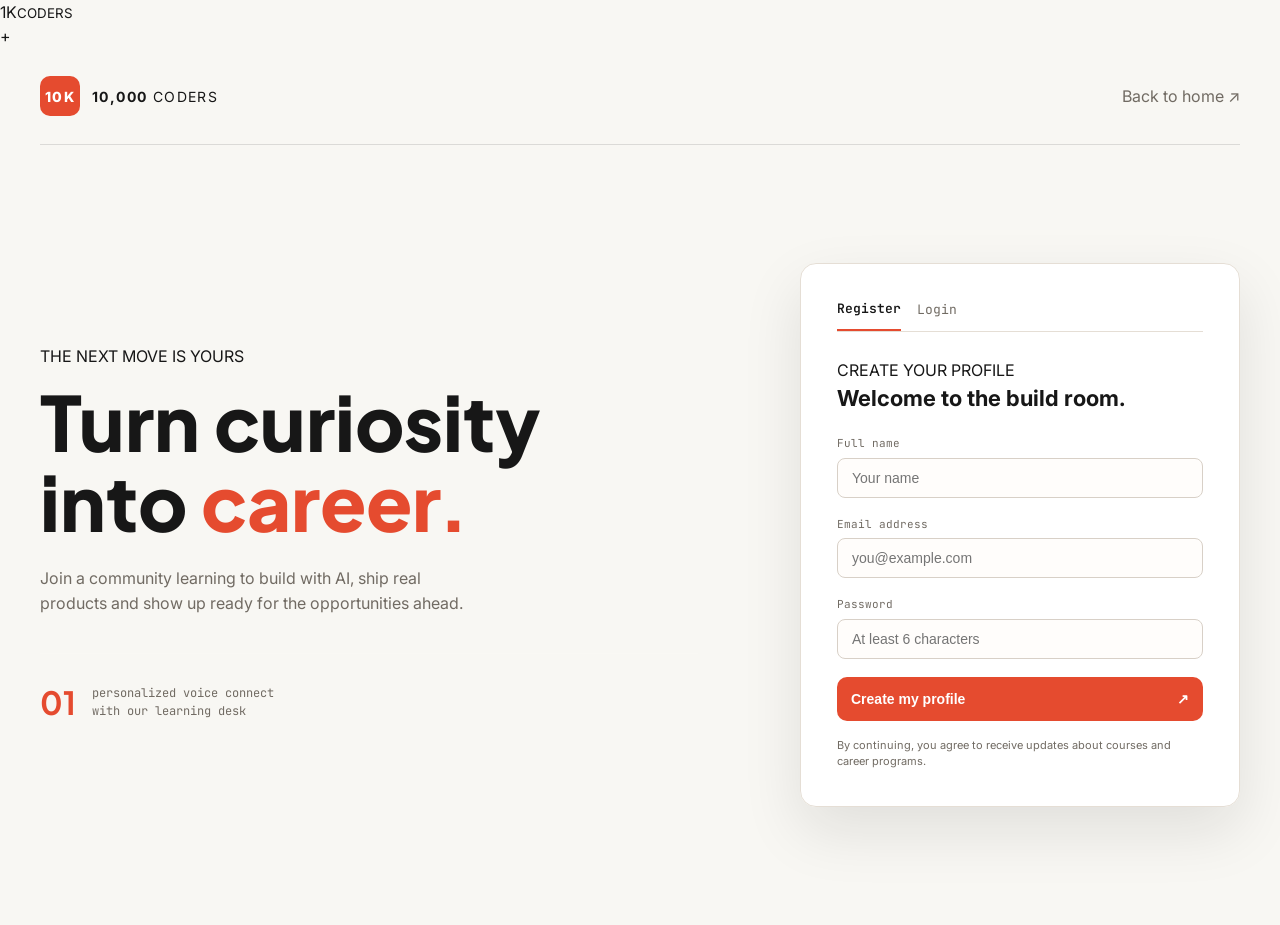
<file: templates/auth.html>
<!doctype html>
<html lang="en">
<head>
  <meta charset="utf-8"><meta name="viewport" content="width=device-width, initial-scale=1">
  <title>10,000 Coders | Join the community</title>
  <link rel="stylesheet" href="/static/style.css?v=5.2">
</head>
<body class="auth-page">
  <div class="auth-orb orb-main"><span>1K</span><small>CODERS</small></div><div class="auth-orb orb-small">+</div>
  <main class="auth-shell">
    <nav class="auth-nav"><a class="brand" href="/"><span class="brand-mark">10K</span><span><strong>10,000</strong> CODERS</span></a><a class="back-link" href="/">Back to home ↗</a></nav>
    <section class="auth-layout">
      <div class="auth-story"><p class="eyebrow">THE NEXT MOVE IS YOURS</p><h1>Turn curiosity<br>into <em>career.</em></h1><p>Join a community learning to build with AI, ship real products and show up ready for the opportunities ahead.</p><div class="auth-stat"><strong>01</strong><span>personalized voice connect<br>with our learning desk</span></div></div>
      <form class="auth-card" method="post" action="/auth"><div class="auth-tabs"><button type="button" class="auth-tab active" data-mode="register">Register</button><button type="button" class="auth-tab" data-mode="login">Login</button></div><input type="hidden" name="mode" id="mode" value="register"><p class="eyebrow" id="authEyebrow">CREATE YOUR PROFILE</p><h2 id="authTitle">Welcome to the build room.</h2><label class="auth-field" id="nameField"><span>Full name</span><input name="name" placeholder="Your name" required></label><label class="auth-field"><span>Email address</span><input name="email" type="email" placeholder="you@example.com" required></label><label class="auth-field" id="passwordField"><span>Password</span><input name="password" type="password" placeholder="At least 6 characters" minlength="6" required></label><button class="auth-submit" type="submit"><span id="submitLabel">Create my profile</span> <b>↗</b></button><small class="auth-note">By continuing, you agree to receive updates about courses and career programs.</small></form>
    </section>
  </main>
  <script>
    const tabs = document.querySelectorAll('.auth-tab'); const mode = document.querySelector('#mode'); const title = document.querySelector('#authTitle'); const eyebrow = document.querySelector('#authEyebrow'); const submit = document.querySelector('#submitLabel'); const nameField = document.querySelector('#nameField');
    tabs.forEach(tab => tab.addEventListener('click', () => { const login = tab.dataset.mode === 'login'; tabs.forEach(item => item.classList.toggle('active', item === tab)); mode.value = login ? 'login' : 'register'; eyebrow.textContent = login ? 'WELCOME BACK' : 'CREATE YOUR PROFILE'; title.textContent = login ? 'Good to see you again.' : 'Welcome to the build room.'; submit.textContent = login ? 'Enter dashboard' : 'Create my profile'; nameField.hidden = login; nameField.querySelector('input').required = !login; }));
  </script>
</body>
</html>
</file>
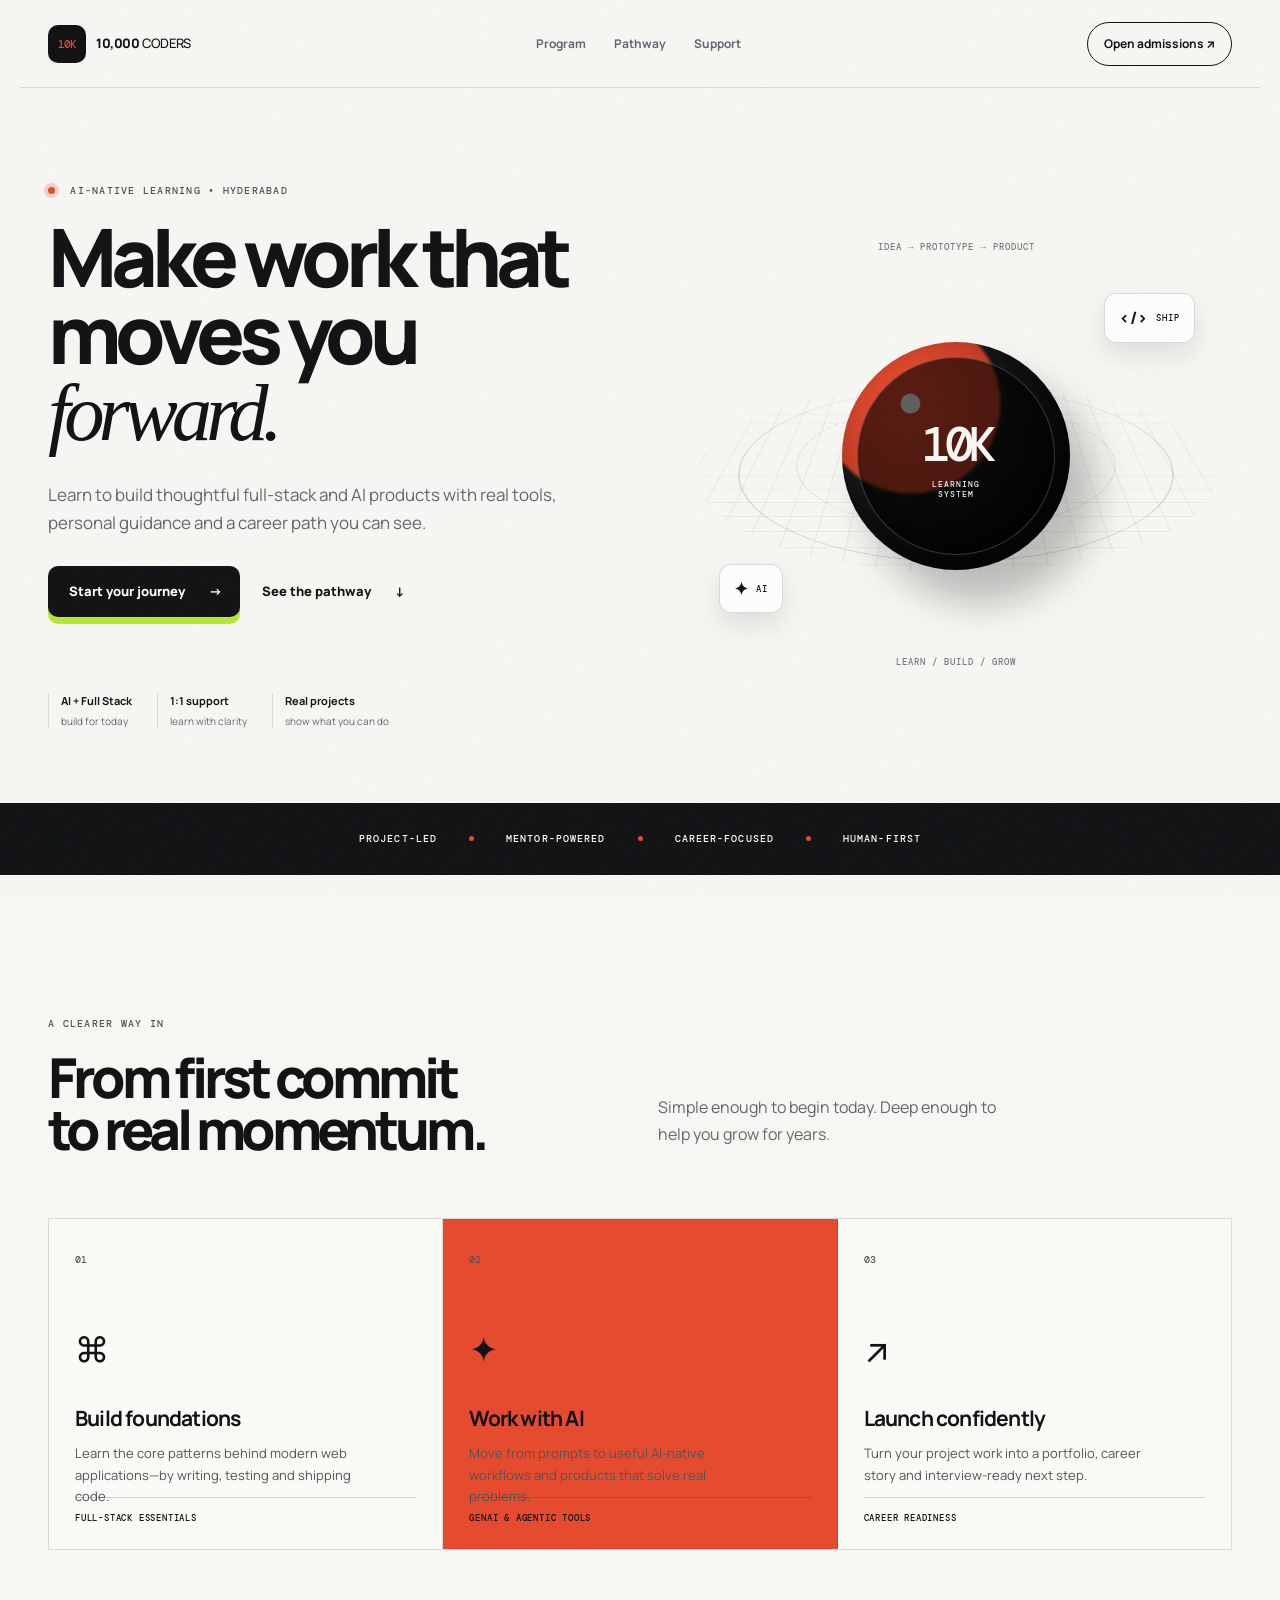
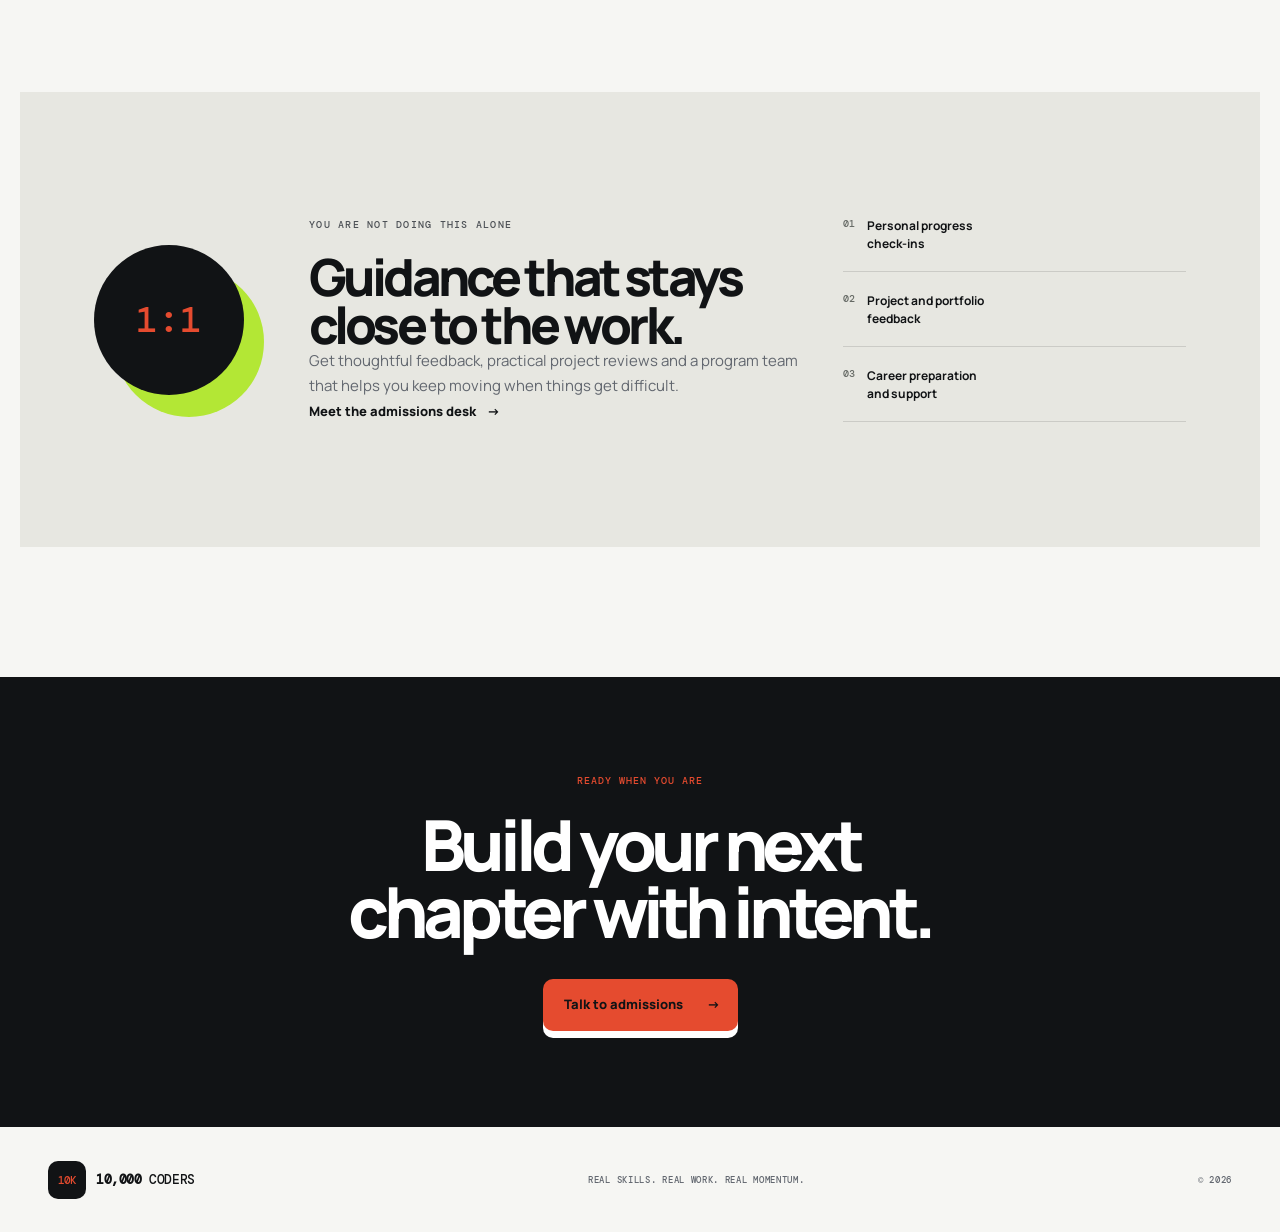
<file: templates/welcome.html>
<!doctype html>
<html lang="en">
<head>
  <meta charset="utf-8"><meta name="viewport" content="width=device-width, initial-scale=1">
  <meta name="description" content="10,000 Coders — AI-native full stack learning and career support.">
  <title>10,000 Coders | Build what is next</title>
  <link rel="preconnect" href="https://fonts.googleapis.com"><link rel="preconnect" href="https://fonts.gstatic.com" crossorigin>
  <link href="https://fonts.googleapis.com/css2?family=DM+Mono:wght@400;500&family=Manrope:wght@400;500;600;700;800&display=swap" rel="stylesheet">
  <link rel="stylesheet" href="/static/style.css?v=5.2"><link rel="stylesheet" href="/static/site.css?v=5.1">
</head>
<body class="site-page">
  <div class="site-grain" aria-hidden="true"></div>
  <nav class="site-nav" aria-label="Main navigation"><a class="site-brand" href="/" aria-label="10,000 Coders home"><span class="site-brand-mark">10K</span><span>10,000 <b>CODERS</b></span></a><div class="site-nav-links"><a href="#program">Program</a><a href="#pathway">Pathway</a><a href="#support">Support</a></div><a class="site-nav-cta" href="/auth">Open admissions <span>↗</span></a></nav>
  <main>
    <section class="site-hero" id="program"><div class="site-hero-copy reveal-up"><p class="site-kicker"><i></i> AI-NATIVE LEARNING • HYDERABAD</p><h1>Make work that<br>moves you <em>forward.</em></h1><p class="site-intro">Learn to build thoughtful full-stack and AI products with real tools, personal guidance and a career path you can see.</p><div class="site-actions"><a class="site-button site-button-primary" href="/auth">Start your journey <span>→</span></a><a class="site-button site-button-text" href="#pathway">See the pathway <span>↓</span></a></div><div class="site-metrics"><div><strong>AI + Full Stack</strong><span>build for today</span></div><div><strong>1:1 support</strong><span>learn with clarity</span></div><div><strong>Real projects</strong><span>show what you can do</span></div></div></div><div class="site-hero-art reveal-up" aria-label="Animated 10K learning system illustration"><div class="hero-halo halo-one"></div><div class="hero-halo halo-two"></div><div class="hero-grid"></div><div class="hero-sphere"><div class="hero-sphere-face"><span>10K</span><small>LEARNING<br>SYSTEM</small></div></div><div class="hero-float float-code"><b>&lt;/&gt;</b><span>SHIP</span></div><div class="hero-float float-ai"><b>✦</b><span>AI</span></div><div class="hero-orbit-copy orbit-top">IDEA → PROTOTYPE → PRODUCT</div><div class="hero-orbit-copy orbit-bottom">LEARN / BUILD / GROW</div></div></section>
    <section class="site-strip"><span>PROJECT-LED</span><i></i><span>MENTOR-POWERED</span><i></i><span>CAREER-FOCUSED</span><i></i><span>HUMAN-FIRST</span></section>
    <section class="site-section site-path" id="pathway"><div class="site-section-heading reveal-up"><p class="site-kicker">A CLEARER WAY IN</p><h2>From first commit<br>to real momentum.</h2><p>Simple enough to begin today. Deep enough to help you grow for years.</p></div><div class="site-path-cards"><article class="site-path-card reveal-up"><span class="path-number">01</span><div class="path-icon">⌘</div><h3>Build foundations</h3><p>Learn the core patterns behind modern web applications—by writing, testing and shipping code.</p><span class="path-line"></span><small>FULL-STACK ESSENTIALS</small></article><article class="site-path-card featured reveal-up"><span class="path-number">02</span><div class="path-icon">✦</div><h3>Work with AI</h3><p>Move from prompts to useful AI-native workflows and products that solve real problems.</p><span class="path-line"></span><small>GENAI &amp; AGENTIC TOOLS</small></article><article class="site-path-card reveal-up"><span class="path-number">03</span><div class="path-icon">↗</div><h3>Launch confidently</h3><p>Turn your project work into a portfolio, career story and interview-ready next step.</p><span class="path-line"></span><small>CAREER READINESS</small></article></div></section>
    <section class="site-support" id="support"><div class="support-orb" aria-hidden="true"><span>1:1</span></div><div class="reveal-up"><p class="site-kicker">YOU ARE NOT DOING THIS ALONE</p><h2>Guidance that stays<br>close to the work.</h2><p>Get thoughtful feedback, practical project reviews and a program team that helps you keep moving when things get difficult.</p><a class="site-inline-link" href="/auth">Meet the admissions desk <span>→</span></a></div><div class="support-notes reveal-up"><div><b>01</b><span>Personal progress<br>check-ins</span></div><div><b>02</b><span>Project and portfolio<br>feedback</span></div><div><b>03</b><span>Career preparation<br>and support</span></div></div></section>
    <section class="site-cta reveal-up"><p>READY WHEN YOU ARE</p><h2>Build your next<br>chapter with intent.</h2><a class="site-button site-button-primary light" href="/auth">Talk to admissions <span>→</span></a></section>
  </main>
  <footer class="site-footer"><a class="site-brand" href="/"><span class="site-brand-mark">10K</span><span>10,000 <b>CODERS</b></span></a><span>REAL SKILLS. REAL WORK. REAL MOMENTUM.</span><span>© 2026</span></footer>
  <script src="/static/landing.js?v=5.0"></script>
</body></html>
</file>
<file: static/style.css>
/* ==========================================================================
   10,000 CODERS | ENTERPRISE AI VOICE CALLING & DEMO BOOKING PLATFORM
   Dark Obsidian / Cyber Slate Theme with Glassmorphic Cockpit & Telemetry
   ========================================================================== */

@import url('https://fonts.googleapis.com/css2?family=Inter:wght@300;400;500;600;700;800&family=JetBrains+Mono:wght@400;500;600&family=Plus+Jakarta+Sans:wght@500;600;700;800&family=DM+Mono:wght@400;500&family=Space+Grotesk:wght@400;500;600;700&display=swap');

:root {
  /* Core Obsidian Palette */
  --bg-dark: #070a12;
  --bg-surface: #0e1424;
  --bg-surface-elevated: #151d33;
  --bg-glass: rgba(15, 23, 42, 0.72);
  --bg-glass-hover: rgba(26, 38, 68, 0.85);

  /* Primary & Accent Glows */
  --teal: #e54b2f;
  --teal-glow: #ff6b4a;
  --cyan-bright: #f4b942;
  --coral: #f43f5e;
  --coral-glow: #fb7185;
  --amber: #f59e0b;
  --emerald: #10b981;
  --purple: #8b5cf6;

  /* Text Contrast Hierarchy */
  --text-pure: #ffffff;
  --text-high: #f1f5f9;
  --text-med: #94a3b8;
  --text-dim: #64748b;

  /* Glass Borders & Lines */
  --border-subtle: rgba(255, 255, 255, 0.07);
  --border-glass: rgba(255, 255, 255, 0.12);
  --border-glow: rgba(229, 75, 47, 0.35);
  --border-active: rgba(244, 185, 66, 0.6);

  /* Elevation Shadows */
  --shadow-sm: 0 4px 12px rgba(0, 0, 0, 0.3);
  --shadow-md: 0 10px 30px -5px rgba(0, 0, 0, 0.5);
  --shadow-lg: 0 20px 45px -10px rgba(0, 0, 0, 0.7), 0 0 25px -5px rgba(229, 75, 47, 0.12);
  --glow-teal: 0 0 20px rgba(229, 75, 47, 0.25);
  --glow-cyan: 0 0 25px rgba(244, 185, 66, 0.3);

  /* Welcome/Auth Legacy Compatibility Variables */
  --ink: #11201f;
  --paper: #f3f0e8;
  --yellow: #f4b942;
  --muted: #74807b;
  --line: rgba(17, 32, 31, 0.15);
}

/* Base Reset & Typography */
* {
  box-sizing: border-box;
  margin: 0;
  padding: 0;
}

html {
  scroll-behavior: smooth;
  color-scheme: dark;
}

body {
  min-height: 100vh;
  background-color: var(--bg-dark);
  color: var(--text-high);
  font-family: 'Inter', -apple-system, BlinkMacSystemFont, sans-serif;
  -webkit-font-smoothing: antialiased;
  -moz-osx-font-smoothing: grayscale;
  line-height: 1.5;
  overflow-x: hidden;
}

/* Ambient Background Glow Mesh */
.mesh-bg {
  position: fixed;
  inset: 0;
  overflow: hidden;
  pointer-events: none;
  z-index: 0;
}

.mesh-bg::after {
  content: '';
  position: absolute;
  inset: 0;
  background-image: radial-gradient(rgba(255, 255, 255, 0.05) 1px, transparent 1px);
  background-size: 24px 24px;
  opacity: 0.5;
}

.glow-orb {
  position: absolute;
  border-radius: 50%;
  filter: blur(80px);
  opacity: 0.18;
  pointer-events: none;
}

.orb-1 {
  width: 550px;
  height: 550px;
  background: radial-gradient(circle, #e54b2f 0%, #f4b942 100%);
  top: -100px;
  left: 10%;
  animation: floatOrb 18s ease-in-out infinite alternate;
}

.orb-2 {
  width: 450px;
  height: 450px;
  background: radial-gradient(circle, #8b5cf6 0%, #3b82f6 100%);
  bottom: 5%;
  right: 5%;
  animation: floatOrb 22s ease-in-out infinite alternate-reverse;
}

.orb-3 {
  width: 400px;
  height: 400px;
  background: radial-gradient(circle, #f43f5e 0%, #f59e0b 100%);
  top: 40%;
  left: 45%;
  opacity: 0.09;
}

/* 10,000 Coders inspired light operations theme */
html {
  color-scheme: light;
}

body.dashboard-page {
  background: #f8f7f3;
  color: #171717;
}

.mesh-bg {
  background: linear-gradient(135deg, #fffdf8 0%, #f8f7f3 58%, #fff1e8 100%);
}

.mesh-bg::after {
  background-image: radial-gradient(rgba(23, 23, 23, 0.09) 1px, transparent 1px);
}

.glow-orb {
  filter: blur(100px);
  opacity: 0.12;
}

.app-sidebar {
  background: rgba(255, 255, 255, 0.94);
  border-right-color: #e5ded5;
  box-shadow: 8px 0 30px rgba(23, 23, 23, 0.06);
}

.brand-badge,
.sidebar-nav .nav-item,
.officer-info strong {
  color: #171717;
}

.nav-label,
.section-eyebrow,
.kpi-title,
.intel-label {
  color: #716b63;
}

.nav-item:hover,
.nav-item.active {
  background: #fff0e8;
  color: #e54b2f;
}

.sidebar-status-box,
.panel-card,
.cockpit-card,
.kpi-card {
  background: rgba(255, 255, 255, 0.92);
  border-color: #e5ded5;
  box-shadow: 0 12px 34px rgba(23, 23, 23, 0.07);
}

.app-topbar h1,
.panel-header h2,
.section-badge-bar h2,
.kpi-number,
.live-candidate h3,
.dialogue-header,
.card-title strong {
  color: #182433;
}

.topbar-welcome,
.batch-desc,
.input-group label,
.card-title small,
.card-meta-row,
.liveStudentDetails {
  color: #716b63;
}

input,
select,
textarea {
  background: #ffffff;
  color: #182433;
  border-color: #d8d0c7;
}

input:focus,
select:focus,
textarea:focus {
  border-color: #e54b2f;
  box-shadow: 0 0 0 3px rgba(229, 75, 47, 0.14);
}

.confirmed-tag,
.accepted-tag {
  background: #e7f7ef;
  color: #087f55;
}

.accepted-tag {
  background: #fff0e8;
  color: #c83e27;
}

.card-action-row {
  display: flex;
  align-items: center;
  justify-content: space-between;
  gap: 12px;
  margin-top: 16px;
  padding-top: 12px;
  border-top: 1px solid #e5edf2;
}

.notification-state {
  color: #716b63;
  font-size: 0.78rem;
}

.accept-booking-btn {
  border: 0;
  border-radius: 7px;
  padding: 9px 12px;
  background: #e54b2f;
  color: white;
  font-weight: 700;
  cursor: pointer;
}

.accept-booking-btn:hover {
  background: #c83e27;
}

@keyframes floatOrb {
  0% { transform: translate(0, 0) scale(1); }
  50% { transform: translate(40px, 30px) scale(1.08); }
  100% { transform: translate(-30px, -20px) scale(0.95); }
}

/* App Shell Layout */
.app-layout {
  position: relative;
  z-index: 1;
  display: flex;
  min-height: 100vh;
  width: 100%;
}

/* ==========================================================================
   SIDEBAR NAVIGATION
   ========================================================================== */
.app-sidebar {
  width: 260px;
  flex: 0 0 260px;
  background: rgba(14, 20, 36, 0.88);
  -webkit-backdrop-filter: blur(16px);
  backdrop-filter: blur(16px);
  border-right: 1px solid var(--border-subtle);
  display: flex;
  flex-direction: column;
  padding: 24px 18px;
  position: sticky;
  top: 0;
  height: 100vh;
  overflow-y: auto;
  z-index: 50;
  transition: transform 0.3s cubic-bezier(0.16, 1, 0.3, 1);
}

.sidebar-header {
  margin-bottom: 28px;
}

.brand-badge {
  display: flex;
  align-items: center;
  gap: 12px;
  text-decoration: none;
  color: var(--text-pure);
}

.brand-logo {
  width: 42px;
  height: 42px;
  border-radius: 10px;
  background: linear-gradient(135deg, #ff6b4a, #f4b942);
  color: #070a12;
  display: grid;
  place-items: center;
  font-family: 'Plus Jakarta Sans', sans-serif;
  font-weight: 800;
  font-size: 15px;
  box-shadow: 0 4px 14px rgba(229, 75, 47, 0.4);
}

.brand-meta strong {
  display: block;
  font-size: 14px;
  font-weight: 700;
  letter-spacing: 0.05em;
  font-family: 'Plus Jakarta Sans', sans-serif;
}

.brand-meta small {
  display: block;
  font-size: 11px;
  color: var(--teal-glow);
  font-family: 'JetBrains Mono', monospace;
  letter-spacing: 0.04em;
}

.nav-group {
  margin-bottom: auto;
}

.nav-label {
  display: block;
  font-size: 10px;
  font-weight: 700;
  color: var(--text-dim);
  letter-spacing: 0.12em;
  font-family: 'JetBrains Mono', monospace;
  margin-bottom: 12px;
  padding-left: 10px;
}

.sidebar-nav {
  display: flex;
  flex-direction: column;
  gap: 6px;
}

.nav-item {
  display: flex;
  align-items: center;
  gap: 12px;
  padding: 11px 14px;
  border-radius: 8px;
  text-decoration: none;
  color: var(--text-med);
  font-size: 13px;
  font-weight: 500;
  transition: all 0.2s ease;
  border: 1px solid transparent;
}

.nav-icon {
  font-size: 16px;
  width: 20px;
  text-align: center;
  color: var(--text-dim);
  transition: color 0.2s ease;
}

.nav-item:hover {
  background: rgba(255, 255, 255, 0.04);
  color: var(--text-high);
  border-color: rgba(255, 255, 255, 0.05);
}

.nav-item:hover .nav-icon {
  color: var(--teal-glow);
}

.nav-item.active {
  background: linear-gradient(90deg, rgba(229, 75, 47, 0.14) 0%, rgba(244, 185, 66, 0.05) 100%);
  color: #fff;
  border-color: rgba(229, 75, 47, 0.3);
  font-weight: 600;
}

.nav-item.active .nav-icon {
  color: var(--teal-glow);
}

/* Sidebar Counselor Profile Card */
.sidebar-status-box {
  background: rgba(15, 23, 42, 0.7);
  border: 1px solid var(--border-subtle);
  border-radius: 10px;
  padding: 14px;
  margin-top: 24px;
  margin-bottom: 16px;
}

.officer-badge {
  display: flex;
  align-items: center;
  gap: 10px;
  margin-bottom: 10px;
}

.avatar-ring {
  width: 32px;
  height: 32px;
  border-radius: 50%;
  background: linear-gradient(135deg, #f43f5e, #f59e0b);
  display: grid;
  place-items: center;
  font-size: 11px;
  font-weight: 700;
  color: #fff;
}

.officer-info strong {
  display: block;
  font-size: 12px;
  color: var(--text-high);
}

.officer-info small {
  display: block;
  font-size: 10px;
  color: var(--text-dim);
}

.channel-indicator {
  display: flex;
  align-items: center;
  gap: 8px;
  font-size: 10px;
  font-family: 'JetBrains Mono', monospace;
  color: var(--teal-glow);
  letter-spacing: 0.06em;
  padding-top: 8px;
  border-top: 1px solid rgba(255, 255, 255, 0.06);
}

.ping-dot {
  width: 6px;
  height: 6px;
  border-radius: 50%;
  background: var(--teal-glow);
  box-shadow: 0 0 8px var(--teal-glow);
  animation: pingPulse 2s infinite;
}

@keyframes pingPulse {
  0% { transform: scale(1); opacity: 1; }
  50% { transform: scale(1.4); opacity: 0.5; }
  100% { transform: scale(1); opacity: 1; }
}

.sidebar-footer {
  padding-top: 14px;
  border-top: 1px solid var(--border-subtle);
}

.logout-btn {
  display: inline-flex;
  align-items: center;
  gap: 8px;
  color: var(--text-dim);
  text-decoration: none;
  font-size: 12px;
  font-family: 'JetBrains Mono', monospace;
  transition: color 0.2s;
}

.logout-btn:hover {
  color: var(--coral-glow);
}

.mobile-toggle {
  display: none;
  position: fixed;
  top: 16px;
  left: 16px;
  z-index: 100;
  width: 40px;
  height: 40px;
  background: var(--bg-surface-elevated);
  border: 1px solid var(--border-glass);
  color: var(--text-high);
  border-radius: 8px;
  font-size: 18px;
  cursor: pointer;
}

/* ==========================================================================
   MAIN CONTENT AREA & TOPBAR
   ========================================================================== */
.app-main {
  flex: 1;
  min-width: 0;
  padding: 32px 40px 60px;
  max-width: 1440px;
  margin: 0 auto;
}

.app-topbar {
  display: flex;
  justify-content: space-between;
  align-items: center;
  margin-bottom: 32px;
  padding-bottom: 20px;
  border-bottom: 1px solid var(--border-subtle);
}

.eyebrow-pill {
  display: inline-block;
  font-size: 10px;
  font-family: 'JetBrains Mono', monospace;
  font-weight: 600;
  letter-spacing: 0.12em;
  color: var(--teal-glow);
  background: rgba(229, 75, 47, 0.1);
  padding: 4px 10px;
  border-radius: 100px;
  border: 1px solid rgba(229, 75, 47, 0.25);
  margin-bottom: 6px;
}

.topbar-welcome h1 {
  font-size: 26px;
  font-weight: 800;
  letter-spacing: -0.02em;
  font-family: 'Plus Jakarta Sans', sans-serif;
  color: var(--text-pure);
}

.telemetry-pill {
  display: flex;
  align-items: center;
  gap: 10px;
  background: rgba(15, 23, 42, 0.8);
  border: 1px solid var(--border-glass);
  padding: 8px 16px;
  border-radius: 100px;
  font-size: 11px;
  font-family: 'JetBrains Mono', monospace;
  color: var(--text-high);
  box-shadow: var(--shadow-sm);
}

.live-pulse {
  width: 8px;
  height: 8px;
  border-radius: 50%;
  background: var(--teal-glow);
  box-shadow: 0 0 10px var(--teal-glow);
  animation: pingPulse 1.6s infinite;
}

/* ==========================================================================
   KPI METRICS GRID
   ========================================================================== */
.kpi-grid {
  display: grid;
  grid-template-columns: repeat(4, 1fr);
  gap: 20px;
  margin-bottom: 32px;
}

.kpi-card {
  background: var(--bg-glass);
  -webkit-backdrop-filter: blur(12px);
  backdrop-filter: blur(12px);
  border: 1px solid var(--border-subtle);
  border-radius: 14px;
  padding: 20px 22px;
  display: flex;
  align-items: center;
  gap: 18px;
  transition: transform 0.2s ease, border-color 0.2s ease, box-shadow 0.2s ease;
  box-shadow: var(--shadow-sm);
  position: relative;
  overflow: hidden;
}

.kpi-card::before {
  content: '';
  position: absolute;
  top: 0;
  left: 0;
  right: 0;
  height: 2px;
  background: transparent;
  transition: background 0.3s ease;
}

.kpi-card:hover {
  transform: translateY(-3px);
  border-color: rgba(255, 255, 255, 0.16);
  box-shadow: var(--shadow-md);
}

.kpi-card.highlight-card {
  background: linear-gradient(135deg, rgba(229, 75, 47, 0.12) 0%, rgba(15, 23, 42, 0.85) 100%);
  border-color: rgba(229, 75, 47, 0.35);
}

.kpi-card.highlight-card::before {
  background: linear-gradient(90deg, #ff6b4a, #f4b942);
}

.kpi-icon {
  width: 48px;
  height: 48px;
  border-radius: 12px;
  display: grid;
  place-items: center;
  font-size: 22px;
  flex: 0 0 48px;
  background: rgba(255, 255, 255, 0.05);
  border: 1px solid rgba(255, 255, 255, 0.08);
}

.icon-calls { background: rgba(59, 130, 246, 0.15); color: #60a5fa; }
.icon-booked { background: rgba(16, 185, 129, 0.18); color: #34d399; }
.icon-python { background: rgba(139, 92, 246, 0.18); color: #a78bfa; }
.icon-java { background: rgba(244, 63, 94, 0.18); color: #fb7185; }

.kpi-title {
  display: block;
  font-size: 11px;
  font-family: 'JetBrains Mono', monospace;
  font-weight: 600;
  color: var(--text-dim);
  letter-spacing: 0.08em;
  margin-bottom: 4px;
}

.kpi-number {
  display: block;
  font-size: 26px;
  font-weight: 800;
  font-family: 'Plus Jakarta Sans', sans-serif;
  color: var(--text-pure);
  line-height: 1.1;
}

.kpi-sub {
  display: block;
  font-size: 11px;
  color: var(--text-med);
  margin-top: 4px;
}

/* ==========================================================================
   LIVE CALL COCKPIT HUD (REAL-TIME SPEECH & PROGRESS MONITOR)
   ========================================================================== */
.live-cockpit-section {
  margin-bottom: 36px;
}

.section-badge-bar {
  display: flex;
  justify-content: space-between;
  align-items: flex-end;
  margin-bottom: 16px;
}

.section-eyebrow {
  font-size: 11px;
  font-family: 'JetBrains Mono', monospace;
  font-weight: 600;
  color: var(--teal-glow);
  letter-spacing: 0.14em;
  margin-bottom: 4px;
}

.section-badge-bar h2 {
  font-size: 22px;
  font-weight: 800;
  letter-spacing: -0.02em;
  font-family: 'Plus Jakarta Sans', sans-serif;
  color: var(--text-pure);
}

.cockpit-status-tag {
  display: flex;
  align-items: center;
  gap: 8px;
  padding: 6px 14px;
  background: rgba(30, 41, 59, 0.6);
  border: 1px solid var(--border-glass);
  border-radius: 100px;
  font-size: 11px;
  font-family: 'JetBrains Mono', monospace;
  font-weight: 600;
  color: var(--text-med);
  transition: all 0.3s ease;
}

.cockpit-status-tag.active-live {
  background: rgba(229, 75, 47, 0.16);
  border-color: var(--teal-glow);
  color: #fff;
  box-shadow: 0 0 16px rgba(229, 75, 47, 0.3);
}

.status-pulse-dot {
  width: 8px;
  height: 8px;
  border-radius: 50%;
  background: var(--text-dim);
  transition: all 0.3s ease;
}

.cockpit-status-tag.active-live .status-pulse-dot {
  background: var(--teal-glow);
  box-shadow: 0 0 10px var(--teal-glow);
  animation: pingPulse 1.2s infinite;
}

/* The Glass Cockpit Card */
.cockpit-card {
  background: radial-gradient(circle at 80% 20%, rgba(229, 75, 47, 0.08) 0%, rgba(15, 23, 42, 0.88) 100%);
  -webkit-backdrop-filter: blur(16px);
  backdrop-filter: blur(16px);
  border: 1px solid rgba(229, 75, 47, 0.28);
  border-radius: 16px;
  padding: 28px;
  box-shadow: var(--shadow-lg);
  position: relative;
  overflow: hidden;
}

.cockpit-header {
  display: flex;
  justify-content: space-between;
  align-items: center;
  gap: 20px;
  padding-bottom: 22px;
  border-bottom: 1px solid var(--border-subtle);
  margin-bottom: 24px;
}

.cockpit-candidate {
  display: flex;
  align-items: center;
  gap: 16px;
}

.candidate-avatar {
  width: 54px;
  height: 54px;
  border-radius: 14px;
  background: linear-gradient(135deg, rgba(229, 75, 47, 0.25), rgba(244, 185, 66, 0.15));
  border: 1px solid rgba(229, 75, 47, 0.35);
  display: grid;
  place-items: center;
  font-size: 26px;
  flex: 0 0 54px;
}

.cockpit-candidate h3 {
  font-size: 20px;
  font-weight: 700;
  letter-spacing: -0.01em;
  color: var(--text-pure);
  margin-bottom: 4px;
}

.cockpit-candidate p {
  font-size: 13px;
  color: var(--text-med);
}

/* Audio Wave Equalizer Animation */
.cockpit-audio-equalizer {
  display: flex;
  align-items: center;
  gap: 4px;
  background: rgba(7, 10, 18, 0.6);
  padding: 8px 16px;
  border-radius: 100px;
  border: 1px solid var(--border-subtle);
}

.wave-bar {
  display: inline-block;
  width: 3px;
  height: 8px;
  background: var(--text-dim);
  border-radius: 3px;
  transition: all 0.2s ease;
}

.cockpit-audio-equalizer.speaking .wave-bar {
  background: linear-gradient(180deg, var(--teal-glow), var(--cyan-bright));
  animation: waveDance 1.2s ease-in-out infinite alternate;
}

.cockpit-audio-equalizer.speaking .wave-bar:nth-child(1) { height: 16px; animation-delay: 0.1s; }
.cockpit-audio-equalizer.speaking .wave-bar:nth-child(2) { height: 28px; animation-delay: 0.25s; }
.cockpit-audio-equalizer.speaking .wave-bar:nth-child(3) { height: 20px; animation-delay: 0.15s; }
.cockpit-audio-equalizer.speaking .wave-bar:nth-child(4) { height: 32px; animation-delay: 0.35s; }
.cockpit-audio-equalizer.speaking .wave-bar:nth-child(5) { height: 24px; animation-delay: 0.05s; }
.cockpit-audio-equalizer.speaking .wave-bar:nth-child(6) { height: 30px; animation-delay: 0.4s; }
.cockpit-audio-equalizer.speaking .wave-bar:nth-child(7) { height: 18px; animation-delay: 0.2s; }
.cockpit-audio-equalizer.speaking .wave-bar:nth-child(8) { height: 12px; animation-delay: 0.3s; }

@keyframes waveDance {
  0% { transform: scaleY(0.4); opacity: 0.6; }
  100% { transform: scaleY(1.3); opacity: 1; }
}

.wave-timer {
  font-family: 'JetBrains Mono', monospace;
  font-size: 12px;
  font-weight: 600;
  color: var(--teal-glow);
  margin-left: 10px;
  letter-spacing: 0.06em;
}

/* Stage Progress Stepper */
.stepper-wrap {
  margin-bottom: 26px;
  position: relative;
}

.stepper-bar {
  height: 6px;
  background: rgba(255, 255, 255, 0.06);
  border-radius: 10px;
  overflow: hidden;
  margin-bottom: 14px;
}

.stepper-fill {
  height: 100%;
  background: linear-gradient(90deg, #e54b2f, #f4b942, #10b981);
  border-radius: 10px;
  transition: width 0.6s cubic-bezier(0.16, 1, 0.3, 1);
  box-shadow: 0 0 12px rgba(244, 185, 66, 0.6);
}

.stepper-steps {
  display: flex;
  justify-content: space-between;
  position: relative;
}

.step-node {
  display: flex;
  flex-direction: column;
  align-items: center;
  gap: 6px;
  width: 120px;
  text-align: center;
}

.step-dot {
  width: 24px;
  height: 24px;
  border-radius: 50%;
  background: rgba(30, 41, 59, 0.9);
  border: 1px solid var(--border-glass);
  display: grid;
  place-items: center;
  font-size: 10px;
  font-family: 'JetBrains Mono', monospace;
  font-weight: 700;
  color: var(--text-dim);
  transition: all 0.3s ease;
}

.step-node label {
  font-size: 11px;
  font-weight: 500;
  color: var(--text-dim);
  transition: color 0.3s ease;
}

.step-node.completed .step-dot {
  background: var(--teal);
  border-color: var(--teal-glow);
  color: #fff;
  box-shadow: 0 0 10px rgba(229, 75, 47, 0.4);
}

.step-node.completed label {
  color: var(--teal-glow);
}

.step-node.active .step-dot {
  background: var(--cyan-bright);
  border-color: #fff;
  color: #070a12;
  box-shadow: 0 0 14px var(--cyan-bright);
  transform: scale(1.15);
}

.step-node.active label {
  color: var(--text-pure);
  font-weight: 700;
}

/* Live Speech Badges & Intel */
.cockpit-intel-bar {
  display: grid;
  grid-template-columns: repeat(4, 1fr);
  gap: 16px;
  margin-bottom: 24px;
}

.intel-item {
  background: rgba(10, 15, 29, 0.6);
  border: 1px solid var(--border-subtle);
  border-radius: 10px;
  padding: 12px 14px;
}

.intel-label {
  display: block;
  font-size: 9px;
  font-family: 'JetBrains Mono', monospace;
  font-weight: 600;
  color: var(--text-dim);
  letter-spacing: 0.1em;
  margin-bottom: 4px;
}

.intel-val {
  display: block;
  font-size: 13px;
  font-weight: 700;
  color: var(--text-high);
}

.status-badge {
  color: var(--teal-glow);
}

/* Live Dialogue Talking Description Stream */
.dialogue-container {
  background: rgba(7, 10, 18, 0.7);
  border: 1px solid var(--border-subtle);
  border-radius: 12px;
  padding: 16px;
  display: flex;
  flex-direction: column;
}

.dialogue-header {
  display: flex;
  justify-content: space-between;
  align-items: center;
  font-size: 11px;
  font-family: 'JetBrains Mono', monospace;
  color: var(--teal-glow);
  padding-bottom: 12px;
  margin-bottom: 12px;
  border-bottom: 1px solid rgba(255, 255, 255, 0.05);
  letter-spacing: 0.05em;
}

.dialogue-header small {
  color: var(--text-dim);
}

.dialogue-stream {
  min-height: 180px;
  max-height: 280px;
  overflow-y: auto;
  display: flex;
  flex-direction: column;
  gap: 12px;
  padding-right: 6px;
}

.dialogue-empty {
  display: flex;
  flex-direction: column;
  align-items: center;
  justify-content: center;
  height: 160px;
  color: var(--text-dim);
  text-align: center;
  gap: 10px;
}

.dialogue-empty span {
  font-size: 32px;
  opacity: 0.6;
}

.dialogue-empty p {
  font-size: 13px;
  max-width: 440px;
}

/* Dialogue Turn Bubbles */
.dialogue-bubble {
  display: flex;
  flex-direction: column;
  max-width: 85%;
  animation: bubbleSlideIn 0.3s cubic-bezier(0.16, 1, 0.3, 1) both;
}

@keyframes bubbleSlideIn {
  from { opacity: 0; transform: translateY(8px); }
  to { opacity: 1; transform: translateY(0); }
}

.bubble-meta {
  display: flex;
  align-items: center;
  gap: 8px;
  font-size: 10px;
  font-family: 'JetBrains Mono', monospace;
  margin-bottom: 4px;
}

.bubble-meta .sender {
  font-weight: 700;
}

.bubble-meta .time {
  color: var(--text-dim);
}

.bubble-text {
  padding: 10px 14px;
  border-radius: 12px;
  font-size: 13px;
  line-height: 1.5;
}

/* Counselor / Officer Bubble (Left) */
.officer-bubble {
  align-self: flex-start;
}

.officer-bubble .sender {
  color: var(--cyan-bright);
}

.officer-bubble .bubble-text {
  background: rgba(26, 38, 68, 0.7);
  border: 1px solid rgba(244, 185, 66, 0.25);
  color: var(--text-high);
  border-top-left-radius: 4px;
}

/* Student / Candidate Bubble (Right) */
.student-bubble {
  align-self: flex-end;
}

.student-bubble .bubble-meta {
  justify-content: flex-end;
}

.student-bubble .sender {
  color: #34d399;
}

.student-bubble .bubble-text {
  background: linear-gradient(135deg, rgba(16, 185, 129, 0.2), rgba(229, 75, 47, 0.25));
  border: 1px solid rgba(16, 185, 129, 0.4);
  color: #fff;
  border-top-right-radius: 4px;
}

/* System Announcement Bubble */
.system-bubble {
  align-self: center;
  max-width: 90%;
  text-align: center;
  padding: 6px 14px;
  background: rgba(255, 255, 255, 0.04);
  border: 1px solid var(--border-subtle);
  border-radius: 100px;
  font-size: 11px;
  font-family: 'JetBrains Mono', monospace;
  color: var(--text-dim);
}

/* ==========================================================================
   PANEL CARDS & TWO-COLUMN WORKSPACE
   ========================================================================== */
.split-section {
  display: grid;
  grid-template-columns: 1.15fr 0.85fr;
  gap: 24px;
  margin-bottom: 36px;
}

.panel-card {
  background: var(--bg-glass);
  -webkit-backdrop-filter: blur(14px);
  backdrop-filter: blur(14px);
  border: 1px solid var(--border-subtle);
  border-radius: 16px;
  padding: 26px;
  box-shadow: var(--shadow-sm);
  margin-bottom: 28px;
  transition: border-color 0.2s ease;
}

.panel-card:hover {
  border-color: rgba(255, 255, 255, 0.12);
}

.panel-header {
  display: flex;
  justify-content: space-between;
  align-items: flex-start;
  margin-bottom: 22px;
  padding-bottom: 14px;
  border-bottom: 1px solid var(--border-subtle);
}

.panel-header h2 {
  font-size: 20px;
  font-weight: 700;
  letter-spacing: -0.01em;
  font-family: 'Plus Jakarta Sans', sans-serif;
  color: var(--text-pure);
}

.mode-pill, .agent-chip {
  font-size: 10px;
  font-family: 'JetBrains Mono', monospace;
  font-weight: 600;
  padding: 4px 10px;
  border-radius: 6px;
  letter-spacing: 0.08em;
}

.mode-pill {
  background: rgba(244, 185, 66, 0.12);
  color: var(--cyan-bright);
  border: 1px solid rgba(244, 185, 66, 0.25);
}

.agent-chip {
  background: rgba(139, 92, 246, 0.14);
  color: #a78bfa;
  border: 1px solid rgba(139, 92, 246, 0.3);
}

/* Dialer Form */
.dialer-form {
  display: flex;
  flex-direction: column;
  gap: 16px;
}

.form-row {
  display: flex;
  gap: 14px;
}

.input-group {
  flex: 1;
  display: flex;
  flex-direction: column;
  gap: 6px;
}

.input-group-sm {
  flex: 0 0 100px;
}

.input-group label {
  font-size: 11px;
  font-weight: 600;
  font-family: 'JetBrains Mono', monospace;
  color: var(--text-med);
  letter-spacing: 0.04em;
}

.input-group input,
.input-group select {
  width: 100%;
  background: rgba(7, 10, 18, 0.7);
  border: 1px solid var(--border-glass);
  border-radius: 8px;
  padding: 11px 14px;
  font-size: 14px;
  font-family: 'Inter', sans-serif;
  color: #fff;
  outline: none;
  transition: all 0.2s ease;
}

.input-group input:focus,
.input-group select:focus {
  border-color: var(--teal-glow);
  box-shadow: 0 0 0 3px rgba(229, 75, 47, 0.2);
  background: rgba(14, 20, 36, 0.9);
}

.input-group select {
  cursor: pointer;
}

.primary-dial-btn {
  background: linear-gradient(135deg, #e54b2f 0%, #f4b942 100%);
  color: #070a12;
  border: none;
  border-radius: 10px;
  padding: 14px 20px;
  font-size: 14px;
  font-weight: 700;
  font-family: 'Plus Jakarta Sans', sans-serif;
  cursor: pointer;
  display: flex;
  align-items: center;
  justify-content: center;
  gap: 10px;
  transition: all 0.2s ease;
  margin-top: 8px;
  box-shadow: 0 4px 18px rgba(244, 185, 66, 0.35);
}

.primary-dial-btn:hover {
  transform: translateY(-2px);
  box-shadow: 0 8px 24px rgba(244, 185, 66, 0.5);
}

.primary-dial-btn:active {
  transform: translateY(0);
}

.primary-dial-btn:disabled {
  opacity: 0.6;
  cursor: not-allowed;
  transform: none;
}

.call-icon {
  font-size: 16px;
}

.dialer-status-box {
  display: flex;
  align-items: center;
  gap: 10px;
  font-size: 12px;
  font-family: 'JetBrains Mono', monospace;
  color: var(--teal-glow);
  margin-top: 6px;
}

.status-light {
  width: 8px;
  height: 8px;
  border-radius: 50%;
  background: var(--teal-glow);
  box-shadow: 0 0 8px var(--teal-glow);
}

.status-light.active {
  background: var(--coral);
  box-shadow: 0 0 10px var(--coral);
  animation: pingPulse 1s infinite;
}

.connecting-loader {
  display: flex;
  align-items: center;
  gap: 8px;
  font-size: 12px;
  font-family: 'JetBrains Mono', monospace;
  color: var(--cyan-bright);
  margin-top: 8px;
  visibility: hidden;
}

.bounce-dot {
  width: 6px;
  height: 6px;
  border-radius: 50%;
  background: var(--cyan-bright);
  animation: bounceDot 1.4s infinite ease-in-out both;
}

.bounce-dot:nth-child(1) { animation-delay: -0.32s; }
.bounce-dot:nth-child(2) { animation-delay: -0.16s; }

@keyframes bounceDot {
  0%, 80%, 100% { transform: scale(0); }
  40% { transform: scale(1); }
}

/* Batch Automation Box */
.batch-box {
  display: flex;
  flex-direction: column;
  gap: 18px;
}

.batch-desc {
  font-size: 13px;
  color: var(--text-med);
  line-height: 1.6;
}

.batch-toggle-bar {
  display: flex;
  justify-content: space-between;
  align-items: center;
  background: rgba(7, 10, 18, 0.6);
  padding: 14px 16px;
  border-radius: 10px;
  border: 1px solid var(--border-subtle);
}

.toggle-meta strong {
  display: block;
  font-size: 13px;
  color: var(--text-pure);
}

.toggle-meta span {
  display: block;
  font-size: 11px;
  font-family: 'JetBrains Mono', monospace;
  color: var(--teal-glow);
  margin-top: 2px;
}

/* Modern Switch */
.modern-switch {
  position: relative;
  display: inline-block;
  width: 44px;
  height: 24px;
}

.modern-switch input {
  opacity: 0;
  width: 0;
  height: 0;
}

.slider {
  position: absolute;
  cursor: pointer;
  inset: 0;
  background-color: rgba(255, 255, 255, 0.16);
  transition: 0.3s;
  border-radius: 24px;
}

.slider:before {
  position: absolute;
  content: "";
  height: 18px;
  width: 18px;
  left: 3px;
  bottom: 3px;
  background-color: white;
  transition: 0.3s;
  border-radius: 50%;
}

input:checked + .slider {
  background: linear-gradient(135deg, #e54b2f, #f4b942);
  box-shadow: 0 0 12px rgba(244, 185, 66, 0.5);
}

input:checked + .slider:before {
  transform: translateX(20px);
}

/* Upload Zone */
.upload-zone {
  position: relative;
}

.upload-zone input {
  position: absolute;
  opacity: 0;
  inset: 0;
  width: 100%;
  height: 100%;
  cursor: pointer;
  z-index: 2;
}

.upload-label {
  display: flex;
  flex-direction: column;
  align-items: center;
  justify-content: center;
  padding: 22px;
  border: 1px dashed rgba(255, 255, 255, 0.2);
  border-radius: 10px;
  background: rgba(255, 255, 255, 0.02);
  text-align: center;
  cursor: pointer;
  transition: all 0.2s ease;
}

.upload-label:hover {
  border-color: var(--teal-glow);
  background: rgba(229, 75, 47, 0.05);
}

.upload-icon {
  font-size: 28px;
  margin-bottom: 6px;
}

.upload-label strong {
  font-size: 13px;
  color: var(--text-high);
}

.upload-label small {
  font-size: 11px;
  font-family: 'JetBrains Mono', monospace;
  color: var(--text-dim);
  margin-top: 4px;
}

.guidance-box {
  background: rgba(229, 75, 47, 0.06);
  border: 1px solid rgba(229, 75, 47, 0.2);
  border-radius: 10px;
  padding: 14px;
}

.guidance-box strong {
  display: block;
  font-size: 12px;
  color: var(--teal-glow);
  margin-bottom: 8px;
}

.guidance-box ul {
  padding-left: 18px;
  font-size: 12px;
  color: var(--text-med);
  line-height: 1.6;
}

/* ==========================================================================
   BOOKED SESSIONS SECTION
   ========================================================================== */
.courses-filter-bar {
  margin-bottom: 18px;
}

.filter-pills {
  display: flex;
  gap: 8px;
  flex-wrap: wrap;
}

.filter-pill, .pill-btn, .refresh-pill-btn {
  background: rgba(255, 255, 255, 0.05);
  border: 1px solid var(--border-subtle);
  color: var(--text-med);
  padding: 7px 14px;
  border-radius: 8px;
  font-size: 12px;
  font-family: 'JetBrains Mono', monospace;
  cursor: pointer;
  transition: all 0.2s ease;
}

.filter-pill:hover, .pill-btn:hover, .refresh-pill-btn:hover {
  background: rgba(255, 255, 255, 0.1);
  color: var(--text-high);
  border-color: rgba(255, 255, 255, 0.2);
}

.filter-pill.active {
  background: var(--teal);
  color: #fff;
  border-color: var(--teal-glow);
  box-shadow: 0 0 12px rgba(229, 75, 47, 0.4);
}

.booking-cards-grid {
  display: grid;
  grid-template-columns: repeat(auto-fill, minmax(320px, 1fr));
  gap: 16px;
}

.booking-card-item {
  background: rgba(7, 10, 18, 0.6);
  border: 1px solid var(--border-subtle);
  border-radius: 12px;
  padding: 16px;
  display: flex;
  flex-direction: column;
  gap: 10px;
  transition: all 0.2s ease;
}

.booking-card-item:hover {
  border-color: rgba(229, 75, 47, 0.4);
  transform: translateY(-2px);
}

.card-top {
  display: flex;
  justify-content: space-between;
  align-items: flex-start;
}

.card-title strong {
  display: block;
  font-size: 15px;
  font-weight: 700;
  color: var(--text-pure);
}

.card-title small {
  display: block;
  font-size: 11px;
  color: var(--text-dim);
  margin-top: 2px;
}

.confirmed-tag {
  font-size: 10px;
  font-family: 'JetBrains Mono', monospace;
  font-weight: 600;
  color: #34d399;
  background: rgba(16, 185, 129, 0.15);
  border: 1px solid rgba(16, 185, 129, 0.3);
  padding: 3px 8px;
  border-radius: 100px;
}

.card-meta-row {
  display: flex;
  justify-content: space-between;
  font-size: 12px;
  font-family: 'JetBrains Mono', monospace;
  color: var(--teal-glow);
  padding-top: 8px;
  border-top: 1px solid rgba(255, 255, 255, 0.05);
}

.card-phone {
  color: var(--text-med);
}

.loading-state, .empty-state {
  text-align: center;
  color: var(--text-dim);
  padding: 28px;
  font-size: 13px;
  font-family: 'JetBrains Mono', monospace;
}

/* ==========================================================================
   CALL TELEMETRY DATA TABLE
   ========================================================================== */
.table-actions {
  display: flex;
  align-items: center;
  gap: 12px;
}

.records-pill {
  font-size: 11px;
  font-family: 'JetBrains Mono', monospace;
  color: var(--teal-glow);
}

.table-responsive {
  overflow-x: auto;
  border-radius: 10px;
  border: 1px solid var(--border-subtle);
}

.modern-table {
  width: 100%;
  border-collapse: collapse;
  text-align: left;
  font-size: 13px;
}

.modern-table th {
  background: rgba(7, 10, 18, 0.8);
  color: var(--text-dim);
  font-size: 10px;
  font-family: 'JetBrains Mono', monospace;
  font-weight: 600;
  letter-spacing: 0.1em;
  padding: 14px 18px;
  border-bottom: 1px solid var(--border-subtle);
}

.modern-table td {
  padding: 14px 18px;
  border-bottom: 1px solid rgba(255, 255, 255, 0.04);
  color: var(--text-high);
}

.modern-table tbody tr:last-child td {
  border-bottom: none;
}

.modern-table tbody tr:hover {
  background: rgba(255, 255, 255, 0.02);
}

.user-cell strong {
  display: block;
  font-size: 13px;
  font-weight: 600;
  color: var(--text-pure);
}

.user-cell small {
  display: block;
  font-size: 11px;
  color: var(--text-dim);
  margin-top: 2px;
}

.lang-tag {
  font-size: 11px;
  font-family: 'JetBrains Mono', monospace;
  color: var(--text-med);
  background: rgba(255, 255, 255, 0.05);
  padding: 3px 6px;
  border-radius: 4px;
}

.status-tag {
  display: inline-block;
  font-size: 10px;
  font-family: 'JetBrains Mono', monospace;
  font-weight: 600;
  padding: 4px 8px;
  border-radius: 6px;
  text-transform: uppercase;
}

.status-completed, .status-call_completed {
  background: rgba(16, 185, 129, 0.15);
  color: #34d399;
  border: 1px solid rgba(16, 185, 129, 0.3);
}

.status-in-progress, .status-call_started {
  background: rgba(244, 185, 66, 0.15);
  color: var(--cyan-bright);
  border: 1px solid rgba(244, 185, 66, 0.3);
}

.status-failed, .status-busy, .status-no-answer {
  background: rgba(244, 63, 94, 0.15);
  color: #fb7185;
  border: 1px solid rgba(244, 63, 94, 0.3);
}

/* ==========================================================================
   COUNSELOR COPILOT
   ========================================================================== */
.copilot-container {
  display: flex;
  flex-direction: column;
  gap: 16px;
}

.ai-active-pill {
  display: flex;
  align-items: center;
  gap: 6px;
  font-size: 10px;
  font-family: 'JetBrains Mono', monospace;
  color: #a78bfa;
}

.ai-active-pill i {
  width: 6px;
  height: 6px;
  border-radius: 50%;
  background: #a78bfa;
  box-shadow: 0 0 8px #a78bfa;
}

.suggestion-chips {
  display: flex;
  gap: 8px;
  flex-wrap: wrap;
}

.suggestion-chips button {
  background: rgba(255, 255, 255, 0.04);
  border: 1px solid var(--border-subtle);
  border-radius: 100px;
  padding: 6px 12px;
  font-size: 11px;
  color: var(--text-med);
  cursor: pointer;
  transition: all 0.2s ease;
}

.suggestion-chips button:hover {
  background: rgba(139, 92, 246, 0.14);
  border-color: rgba(139, 92, 246, 0.4);
  color: #fff;
}

.copilot-chat-box {
  height: 180px;
  overflow-y: auto;
  background: rgba(7, 10, 18, 0.6);
  border: 1px solid var(--border-subtle);
  border-radius: 12px;
  padding: 16px;
  display: flex;
  flex-direction: column;
  gap: 12px;
}

.chat-bubble {
  display: flex;
  gap: 10px;
  max-width: 85%;
  font-size: 13px;
  line-height: 1.5;
}

.bubble-avatar {
  width: 26px;
  height: 26px;
  border-radius: 50%;
  background: linear-gradient(135deg, #8b5cf6, #ec4899);
  color: #fff;
  display: grid;
  place-items: center;
  font-size: 12px;
  flex: 0 0 26px;
}

.bubble-content p {
  background: rgba(30, 41, 59, 0.8);
  border: 1px solid var(--border-glass);
  padding: 10px 14px;
  border-radius: 12px;
  color: var(--text-high);
}

.user-bubble {
  align-self: flex-end;
}

.user-bubble .bubble-content p {
  background: linear-gradient(135deg, #e54b2f, #f4b942);
  color: #070a12;
  font-weight: 500;
  border: none;
}

.copilot-input-bar {
  display: flex;
  gap: 10px;
}

.copilot-input-bar input {
  flex: 1;
  background: rgba(7, 10, 18, 0.8);
  border: 1px solid var(--border-glass);
  border-radius: 8px;
  padding: 12px 16px;
  font-size: 13px;
  color: #fff;
  outline: none;
}

.copilot-input-bar input:focus {
  border-color: #8b5cf6;
  box-shadow: 0 0 0 3px rgba(139, 92, 246, 0.2);
}

.copilot-input-bar button {
  background: #8b5cf6;
  color: #fff;
  border: none;
  border-radius: 8px;
  padding: 0 20px;
  font-weight: 600;
  font-size: 13px;
  cursor: pointer;
  transition: all 0.2s ease;
}

.copilot-input-bar button:hover {
  background: #7c3aed;
}

/* ==========================================================================
   FOOTER
   ========================================================================== */
.app-footer {
  display: flex;
  justify-content: space-between;
  align-items: center;
  padding-top: 32px;
  border-top: 1px solid var(--border-subtle);
  color: var(--text-dim);
  font-size: 11px;
  font-family: 'JetBrains Mono', monospace;
}

.footer-brand strong {
  color: var(--text-high);
  margin-right: 8px;
}

.footer-legal small {
  display: block;
  margin-top: 2px;
}

/* ==========================================================================
   WELCOME PAGE & AUTH PAGE STYLES
   ========================================================================== */
.welcome-page, .auth-page {
  background: #080c14;
  color: #f1f5f9;
  min-height: 100vh;
  position: relative;
  overflow-x: hidden;
}

.welcome-noise {
  position: fixed;
  inset: 0;
  pointer-events: none;
  opacity: 0.2;
  background-image: radial-gradient(rgba(255, 255, 255, 0.1) 1px, transparent 1px);
  background-size: 20px 20px;
}

.welcome-glow {
  position: fixed;
  border-radius: 50%;
  filter: blur(100px);
  pointer-events: none;
}

.glow-one {
  width: 45vw;
  height: 45vw;
  left: -15vw;
  bottom: -15vw;
  background: #e54b2f;
  opacity: 0.15;
}

.glow-two {
  width: 40vw;
  height: 40vw;
  right: -15vw;
  top: -10vw;
  background: #8b5cf6;
  opacity: 0.18;
}

.welcome-nav, .welcome-main, .welcome-footer, .auth-shell {
  width: min(1200px, calc(100% - 64px));
  margin: auto;
  position: relative;
  z-index: 2;
}

.welcome-nav, .auth-nav {
  display: flex;
  justify-content: space-between;
  align-items: center;
  padding: 28px 0;
  border-bottom: 1px solid rgba(255, 255, 255, 0.08);
}

.brand {
  display: flex;
  gap: 12px;
  align-items: center;
  color: #fff;
  text-decoration: none;
  font-size: 14px;
  letter-spacing: 0.1em;
}

.brand-mark {
  display: grid;
  place-items: center;
  width: 40px;
  height: 40px;
  background: linear-gradient(135deg, #ff6b4a, #f4b942);
  color: #070a12;
  font-weight: 800;
  border-radius: 10px;
}

.nav-links {
  display: flex;
  align-items: center;
  gap: 28px;
  font-size: 13px;
}

.nav-links a, .back-link {
  color: var(--text-med);
  text-decoration: none;
  transition: color 0.2s;
}

.nav-links a:hover, .back-link:hover {
  color: var(--teal-glow);
}

.nav-status {
  display: flex;
  align-items: center;
  gap: 8px;
  font-size: 11px;
  font-family: 'JetBrains Mono', monospace;
  color: var(--teal-glow);
}

.nav-status i {
  display: block;
  width: 6px;
  height: 6px;
  border-radius: 50%;
  background: var(--teal-glow);
  box-shadow: 0 0 8px var(--teal-glow);
  animation: pingPulse 2s infinite;
}

.nav-login {
  border: 1px solid rgba(229, 75, 47, 0.4);
  padding: 8px 18px;
  border-radius: 8px;
  color: #fff !important;
  background: rgba(229, 75, 47, 0.1);
  transition: all 0.2s;
}

.nav-login:hover {
  background: var(--teal);
}

/* Welcome Hero */
.welcome-hero {
  min-height: 560px;
  display: grid;
  grid-template-columns: 1.1fr 0.9fr;
  align-items: center;
  gap: 5vw;
  padding: 70px 0;
}

.hero-copy h1 {
  font-size: clamp(48px, 6vw, 76px);
  line-height: 1.05;
  font-weight: 800;
  font-family: 'Plus Jakarta Sans', sans-serif;
  letter-spacing: -0.03em;
  margin: 12px 0 20px;
}

.hero-copy h1 span {
  background: linear-gradient(135deg, #f4b942, #ff6b4a);
  -webkit-background-clip: text;
  -webkit-text-fill-color: transparent;
}

.hero-subcopy {
  font-size: 17px;
  color: var(--text-med);
  max-width: 480px;
  line-height: 1.6;
  margin-bottom: 32px;
}

.hero-actions {
  display: flex;
  align-items: center;
  gap: 20px;
}

.hero-cta {
  background: linear-gradient(135deg, #e54b2f, #f4b942);
  color: #070a12;
  text-decoration: none;
  font-weight: 700;
  padding: 14px 24px;
  border-radius: 10px;
  box-shadow: 0 8px 24px rgba(244, 185, 66, 0.35);
  transition: transform 0.2s ease;
}

.hero-cta:hover {
  transform: translateY(-2px);
}

.text-link {
  color: var(--text-med);
  text-decoration: none;
  font-size: 13px;
  font-family: 'JetBrains Mono', monospace;
}

.proof-row {
  display: flex;
  align-items: center;
  gap: 12px;
  margin-top: 42px;
  font-size: 13px;
  color: var(--text-med);
}

.proof-row strong {
  color: #fff;
  font-size: 20px;
  font-weight: 700;
}

.proof-row i {
  height: 20px;
  border-left: 1px solid rgba(255, 255, 255, 0.15);
  margin: 0 10px;
}

/* 3D Orbit Emblem */
.hero-object {
  height: 420px;
  position: relative;
  display: grid;
  place-items: center;
}

.object-grid {
  position: absolute;
  inset: 10%;
  background: linear-gradient(rgba(255, 255, 255, 0.05) 1px, transparent 1px),
              linear-gradient(90deg, rgba(255, 255, 255, 0.05) 1px, transparent 1px);
  background-size: 28px 28px;
  transform: perspective(500px) rotateX(58deg) rotateZ(-18deg);
  -webkit-mask-image: radial-gradient(ellipse, black, transparent 68%);
  mask-image: radial-gradient(ellipse, black, transparent 68%);
}

.object-ring {
  position: absolute;
  border: 1px solid rgba(229, 75, 47, 0.4);
  border-radius: 50%;
  width: 90%;
  height: 36%;
  transform: rotate(-22deg);
  animation: spinRing 16s linear infinite;
}

.ring-b {
  width: 72%;
  height: 72%;
  border-color: rgba(139, 92, 246, 0.35);
  transform: rotate(62deg);
  animation-direction: reverse;
  animation-duration: 20s;
}

@keyframes spinRing {
  to { transform: rotate(338deg); }
}

.object-core {
  width: 190px;
  height: 190px;
  display: grid;
  place-content: center;
  text-align: center;
  border-radius: 40px;
  background: linear-gradient(135deg, #e54b2f, #f4b942);
  color: #070a12;
  box-shadow: 0 20px 50px rgba(244, 185, 66, 0.4);
  transform: rotate(-10deg);
  animation: floatCore 6s ease-in-out infinite;
}

.object-core span {
  font-size: 56px;
  font-weight: 800;
  font-family: 'Plus Jakarta Sans', sans-serif;
  letter-spacing: -0.05em;
}

.object-core small {
  font-size: 11px;
  font-family: 'JetBrains Mono', monospace;
  font-weight: 700;
  letter-spacing: 0.15em;
}

@keyframes floatCore {
  0%, 100% { transform: rotate(-10deg) translateY(0); }
  50% { transform: rotate(-6deg) translateY(-12px); }
}

.object-chip {
  position: absolute;
  padding: 8px 14px;
  background: var(--bg-surface-elevated);
  border: 1px solid var(--border-glass);
  color: #fff;
  border-radius: 8px;
  font-family: 'JetBrains Mono', monospace;
  font-size: 11px;
  box-shadow: var(--shadow-sm);
}

.chip-ai { right: 8%; top: 22%; background: rgba(229, 75, 47, 0.2); border-color: var(--teal-glow); }
.chip-code { left: 6%; bottom: 26%; background: rgba(139, 92, 246, 0.2); border-color: #8b5cf6; }
.chip-plus { right: 16%; bottom: 16%; border-radius: 50%; padding: 10px 12px; }

.object-caption {
  position: absolute;
  bottom: 5%;
  font-size: 10px;
  font-family: 'JetBrains Mono', monospace;
  letter-spacing: 0.15em;
  color: var(--text-dim);
}

.object-orbit-label {
  position: absolute;
  font-size: 10px;
  font-family: 'JetBrains Mono', monospace;
  color: var(--text-dim);
}

.label-top { top: 12%; left: 8%; }
.label-bottom { bottom: 20%; right: 6%; }

/* Path Strip */
.path-strip {
  padding: 60px 0;
  border-top: 1px solid rgba(255, 255, 255, 0.08);
  border-bottom: 1px solid rgba(255, 255, 255, 0.08);
}

.path-grid {
  display: grid;
  grid-template-columns: repeat(3, 1fr);
  gap: 32px;
  margin-top: 24px;
}

.path-grid article {
  background: rgba(15, 23, 42, 0.6);
  border: 1px solid var(--border-subtle);
  border-radius: 12px;
  padding: 28px;
  position: relative;
  transition: transform 0.2s, border-color 0.2s;
}

.path-grid article:hover {
  transform: translateY(-4px);
  border-color: var(--teal-glow);
}

.path-grid b {
  font-size: 12px;
  font-family: 'JetBrains Mono', monospace;
  color: var(--teal-glow);
}

.path-grid h2 {
  font-size: 20px;
  font-weight: 700;
  margin: 12px 0 8px;
  color: #fff;
}

.path-grid p {
  color: var(--text-med);
  font-size: 14px;
  line-height: 1.6;
}

.article-arrow {
  position: absolute;
  top: 24px;
  right: 24px;
  color: var(--text-dim);
  font-size: 18px;
}

.mentor-strip {
  display: flex;
  align-items: center;
  gap: 24px;
  padding: 60px 0;
}

.mentor-mark {
  font-size: 42px;
  color: var(--teal-glow);
}

.mentor-strip h2 {
  font-size: 26px;
  font-weight: 700;
  max-width: 600px;
  letter-spacing: -0.01em;
}

.mentor-strip a {
  margin-left: auto;
  color: var(--teal-glow);
  text-decoration: none;
  font-family: 'JetBrains Mono', monospace;
  font-size: 13px;
}

.welcome-footer {
  display: flex;
  justify-content: space-between;
  padding: 24px 0;
  font-size: 11px;
  font-family: 'JetBrains Mono', monospace;
  color: var(--text-dim);
  border-top: 1px solid rgba(255, 255, 255, 0.08);
}

/* Auth Page */
.auth-layout {
  display: grid;
  grid-template-columns: 1fr 440px;
  gap: 8vw;
  align-items: center;
  min-height: calc(100vh - 120px);
  padding: 40px 0;
}

.auth-story h1 {
  font-size: clamp(48px, 6vw, 76px);
  line-height: 1.05;
  font-weight: 800;
  font-family: 'Plus Jakarta Sans', sans-serif;
  margin: 14px 0 24px;
}

.auth-story h1 em {
  font-style: normal;
  color: var(--teal-glow);
}

.auth-story p:not(.eyebrow) {
  font-size: 16px;
  color: var(--text-med);
  line-height: 1.6;
  max-width: 440px;
}

.auth-stat {
  display: flex;
  align-items: center;
  gap: 16px;
  margin-top: 36px;
  padding-top: 24px;
  border-top: 1px solid rgba(255, 255, 255, 0.1);
}

.auth-stat strong {
  font-size: 32px;
  color: var(--teal-glow);
  font-family: 'Plus Jakarta Sans', sans-serif;
}

.auth-stat span {
  font-size: 12px;
  font-family: 'JetBrains Mono', monospace;
  color: var(--text-med);
}

.auth-card {
  background: rgba(15, 23, 42, 0.85);
  -webkit-backdrop-filter: blur(16px);
  backdrop-filter: blur(16px);
  border: 1px solid var(--border-glass);
  border-radius: 16px;
  padding: 36px;
  box-shadow: var(--shadow-lg);
}

.auth-tabs {
  display: flex;
  gap: 16px;
  border-bottom: 1px solid rgba(255, 255, 255, 0.1);
  margin-bottom: 26px;
}

.auth-tab {
  background: none;
  border: none;
  color: var(--text-dim);
  font-family: 'JetBrains Mono', monospace;
  font-size: 13px;
  padding-bottom: 12px;
  cursor: pointer;
}

.auth-tab.active {
  color: #fff;
  border-bottom: 2px solid var(--teal-glow);
  font-weight: 600;
}

.auth-card h2 {
  font-size: 22px;
  font-weight: 700;
  margin-bottom: 20px;
}

.auth-field {
  display: block;
  margin-bottom: 18px;
}

.auth-field span {
  display: block;
  font-size: 11px;
  font-family: 'JetBrains Mono', monospace;
  color: var(--text-med);
  margin-bottom: 6px;
}

.auth-field input {
  width: 100%;
  background: rgba(7, 10, 18, 0.7);
  border: 1px solid var(--border-glass);
  border-radius: 8px;
  padding: 11px 14px;
  font-size: 14px;
  color: #fff;
  outline: none;
}

.auth-field input:focus {
  border-color: var(--teal-glow);
  box-shadow: 0 0 0 3px rgba(229, 75, 47, 0.2);
}

.auth-submit {
  width: 100%;
  background: linear-gradient(135deg, #e54b2f, #f4b942);
  color: #070a12;
  border: none;
  border-radius: 10px;
  padding: 14px;
  font-weight: 700;
  font-size: 14px;
  cursor: pointer;
  margin-top: 10px;
  display: flex;
  justify-content: space-between;
  align-items: center;
}

.auth-note {
  display: block;
  font-size: 11px;
  color: var(--text-dim);
  margin-top: 16px;
  line-height: 1.5;
}

/* ==========================================================================
   RESPONSIVE MEDIA QUERIES
   ========================================================================== */
@media (max-width: 1100px) {
  .kpi-grid {
    grid-template-columns: repeat(2, 1fr);
  }
  .split-section {
    grid-template-columns: 1fr;
  }
  .cockpit-intel-bar {
    grid-template-columns: repeat(2, 1fr);
  }
}

@media (max-width: 860px) {
  .app-sidebar {
    position: fixed;
    transform: translateX(-100%);
    box-shadow: 10px 0 30px rgba(0, 0, 0, 0.8);
  }
  .app-sidebar.open {
    transform: translateX(0);
  }
  .mobile-toggle {
    display: block;
  }
  .app-main {
    padding: 24px 20px 60px;
  }
  .app-topbar {
    padding-left: 54px;
  }
  .kpi-grid {
    grid-template-columns: 1fr;
  }
  .stepper-steps {
    flex-wrap: wrap;
    gap: 12px;
  }
  .welcome-hero, .auth-layout {
    grid-template-columns: 1fr;
  }
  .path-grid {
    grid-template-columns: 1fr;
  }
  .nav-links a:not(.nav-login) {
    display: none;
  }
}

/* Custom Clean Scrollbar */
::-webkit-scrollbar {
  width: 6px;
  height: 6px;
}

::-webkit-scrollbar-track {
  background: rgba(7, 10, 18, 0.4);
}

::-webkit-scrollbar-thumb {
  background: rgba(255, 255, 255, 0.15);
  border-radius: 4px;
}

::-webkit-scrollbar-thumb:hover {
  background: rgba(229, 75, 47, 0.5);
}

/* Shared 10,000 Coders light treatment for authentication */
.auth-page {
  background: #f8f7f3;
  color: #171717;
}

.auth-page .auth-nav {
  border-bottom-color: rgba(23, 23, 23, 0.13);
}

.auth-page .brand,
.auth-page .auth-card h2 {
  color: #171717;
}

.auth-page .brand-mark {
  background: #e54b2f;
  color: #ffffff;
}

.auth-page .back-link,
.auth-page .auth-story p:not(.eyebrow),
.auth-page .auth-field span,
.auth-page .auth-note,
.auth-page .auth-stat span {
  color: #716b63;
}

.auth-page .auth-story h1 em,
.auth-page .auth-stat strong {
  color: #e54b2f;
}

.auth-page .auth-card {
  background: rgba(255, 255, 255, 0.94);
  border-color: #e5ded5;
  box-shadow: 0 24px 60px rgba(23, 23, 23, 0.1);
}

.auth-page .auth-tabs {
  border-bottom-color: #e5ded5;
}

.auth-page .auth-tab {
  color: #716b63;
}

.auth-page .auth-tab.active {
  color: #171717;
  border-bottom-color: #e54b2f;
}

.auth-page .auth-field input {
  background: #fffdfb;
  border-color: #d8d0c7;
  color: #171717;
}

.auth-page .auth-field input:focus {
  border-color: #e54b2f;
  box-shadow: 0 0 0 3px rgba(229, 75, 47, 0.14);
}

.auth-page .auth-submit {
  background: #e54b2f;
  color: #ffffff;
}

.auth-page .auth-submit:hover {
  background: #c83e27;
}
</file>
<file: static/site.css>
:root{--ink:#111315;--muted:#62676f;--paper:#f6f6f3;--accent:#e54b2f;--line:rgba(17,19,21,.13);--mono:"DM Mono",monospace;--sans:"Manrope",Inter,sans-serif}.site-page{background:var(--paper);color:var(--ink);font-family:var(--sans);overflow-x:hidden}.site-grain{position:fixed;inset:0;z-index:5;opacity:.1;pointer-events:none;background-image:url("data:image/svg+xml,%3Csvg viewBox='0 0 200 200' xmlns='http://www.w3.org/2000/svg'%3E%3Cfilter id='n'%3E%3CfeTurbulence type='fractalNoise' baseFrequency='.9' numOctaves='3' stitchTiles='stitch'/%3E%3C/filter%3E%3Crect width='100%25' height='100%25' filter='url(%23n)' opacity='.22'/%3E%3C/svg%3E")}.site-nav,.site-hero,.site-section,.site-support,.site-footer{max-width:1240px;margin:auto}.site-nav{height:88px;display:flex;align-items:center;justify-content:space-between;padding:0 28px;border-bottom:1px solid var(--line);position:relative;z-index:6}.site-brand{display:inline-flex;align-items:center;gap:10px;text-decoration:none;color:inherit;font-size:13px;font-weight:800;letter-spacing:-.4px}.site-brand b{font-weight:500}.site-brand-mark{display:grid;place-items:center;width:38px;height:38px;border-radius:10px;background:var(--ink);color:var(--accent);font:500 11px var(--mono);letter-spacing:-1px}.site-nav-links{display:flex;gap:28px}.site-nav-links a,.site-nav-cta{font-size:12px;font-weight:700;color:inherit;text-decoration:none}.site-nav-links a{color:var(--muted)}.site-nav-cta{padding:12px 16px;border:1px solid var(--ink);border-radius:99px}.site-hero{min-height:665px;padding:96px 28px 74px;display:grid;grid-template-columns:1.04fr .96fr;align-items:center;gap:36px}.site-kicker{margin:0 0 21px;font:500 10px var(--mono);letter-spacing:1.25px;color:#4d5156}.site-kicker i{display:inline-block;width:7px;height:7px;margin-right:8px;background:var(--accent);border-radius:50%;box-shadow:0 0 0 4px rgba(229,75,47,.22)}.site-hero h1,.site-section h2,.site-support h2,.site-cta h2{font-size:clamp(48px,6.3vw,84px);letter-spacing:-.075em;line-height:.95;margin:0;font-weight:800}.site-hero h1 em{font-family:Georgia,serif;font-weight:400}.site-intro{font-size:17px;line-height:1.65;color:var(--muted);max-width:525px;margin:29px 0}.site-actions{display:flex;gap:22px;align-items:center}.site-button{display:inline-flex;align-items:center;gap:24px;text-decoration:none;font-size:13px;font-weight:800}.site-button-primary{background:var(--ink);color:#fff;padding:16px 18px 16px 21px;border-radius:10px;box-shadow:0 7px 0 #b3e735;transition:.25s}.site-button-primary:hover{transform:translateY(-3px);box-shadow:0 10px 0 #b3e735}.site-button-text{color:var(--ink)}.site-metrics{display:flex;gap:25px;margin-top:76px}.site-metrics div{border-left:1px solid var(--line);padding-left:12px}.site-metrics strong,.site-metrics span{display:block}.site-metrics strong{font-size:11px}.site-metrics span{font-size:10px;color:var(--muted);margin-top:4px}.site-hero-art{height:490px;position:relative;perspective:900px;--tilt-x:0deg;--tilt-y:0deg}.hero-grid{position:absolute;inset:23px;border-radius:50%;background-image:linear-gradient(rgba(17,19,21,.08) 1px,transparent 1px),linear-gradient(90deg,rgba(17,19,21,.08) 1px,transparent 1px);background-size:27px 27px;transform:rotateX(66deg);opacity:.78}.hero-halo{position:absolute;border:1px solid rgba(17,19,21,.2);border-radius:50%;left:50%;top:50%;transform:translate(-50%,-50%) rotateX(67deg)}.halo-one{width:425px;height:425px}.halo-two{width:315px;height:315px;border-style:dashed;animation:spin 21s linear infinite}.hero-sphere{position:absolute;top:50%;left:50%;width:228px;height:228px;border-radius:50%;transform:translate(-50%,-50%) rotateX(var(--tilt-x)) rotateY(var(--tilt-y));background:radial-gradient(circle at 30% 27%,#fff8f3 0 4%,#e54b2f 4.5%,#c83e27 38%,#131515 40%,#050606 72%);box-shadow:25px 33px 38px rgba(0,0,0,.24),inset -14px -15px 27px rgba(0,0,0,.46);transition:transform .18s ease}.hero-sphere-face{position:absolute;inset:15px;border-radius:50%;display:flex;flex-direction:column;justify-content:center;align-items:center;color:#f7f7f3;background:rgba(0,0,0,.62);border:1px solid rgba(255,255,255,.2)}.hero-sphere-face span{font:500 48px var(--mono);letter-spacing:-6px}.hero-sphere-face small{font:500 8px var(--mono);letter-spacing:1px;text-align:center;margin-top:3px}.hero-float{position:absolute;z-index:2;padding:11px 14px;border:1px solid rgba(17,19,21,.15);border-radius:12px;background:rgba(255,255,255,.77);-webkit-backdrop-filter:blur(8px);backdrop-filter:blur(8px);box-shadow:0 12px 27px rgba(17,19,21,.1);display:flex;align-items:center;gap:8px;animation:float 5s ease-in-out infinite}.hero-float b{font-size:17px}.hero-float span,.hero-orbit-copy{font:500 9px var(--mono);letter-spacing:1px}.float-code{top:82px;right:37px}.float-ai{bottom:88px;left:38px;animation-delay:-2.7s}.hero-orbit-copy{position:absolute;color:#777b80}.orbit-top{top:30px;left:50%;transform:translateX(-50%)}.orbit-bottom{bottom:33px;left:50%;transform:translateX(-50%)}.site-strip{background:var(--ink);color:#fff;min-height:72px;display:flex;align-items:center;justify-content:center;gap:32px;font:500 10px var(--mono);letter-spacing:1.1px}.site-strip i{width:5px;height:5px;background:var(--accent);border-radius:50%}.site-section{padding:142px 28px}.site-section-heading{display:grid;grid-template-columns:1fr 1fr;column-gap:35px;align-items:end;margin-bottom:63px}.site-section-heading .site-kicker{grid-column:1/3}.site-section h2{font-size:clamp(39px,4.3vw,61px)}.site-section-heading>p:last-child{font-size:16px;line-height:1.7;color:var(--muted);max-width:360px;margin:0 0 7px}.site-path-cards{display:grid;grid-template-columns:repeat(3,1fr);border:1px solid var(--line);border-right:0}.site-path-card{min-height:330px;padding:26px;border-right:1px solid var(--line);position:relative;background:#f9f9f6;transition:.25s}.site-path-card:hover{transform:translateY(-8px);box-shadow:0 14px 26px rgba(0,0,0,.1);z-index:1}.site-path-card.featured{background:var(--accent)}.path-number{font:500 10px var(--mono);color:#555}.path-icon{font-size:35px;margin:54px 0 27px}.site-path-card h3{font-size:21px;letter-spacing:-.8px;margin:0 0 9px}.site-path-card p{font-size:13px;line-height:1.65;color:#4f555a;max-width:290px;margin:0}.path-line{position:absolute;left:26px;right:26px;bottom:51px;height:1px;background:rgba(17,19,21,.17)}.site-path-card small{position:absolute;bottom:25px;font:500 9px var(--mono);letter-spacing:.8px}.site-support{margin-bottom:130px;background:#e7e7e1;min-height:455px;padding:75px 74px;display:grid;grid-template-columns:170px 1fr .7fr;gap:45px;align-items:center;position:relative;overflow:hidden}.support-orb{width:150px;height:150px;border-radius:50%;display:grid;place-items:center;background:var(--ink);color:var(--accent);font:500 36px var(--mono);box-shadow:20px 22px 0 #b3e735}.site-support h2{font-size:clamp(38px,4vw,56px)}.site-support p:not(.site-kicker){max-width:510px;line-height:1.65;color:var(--muted);font-size:15px}.site-inline-link{color:var(--ink);text-decoration:none;font-weight:800;font-size:13px}.site-inline-link span{margin-left:8px}.support-notes{display:grid;gap:20px}.support-notes div{display:flex;gap:12px;padding-bottom:18px;border-bottom:1px solid var(--line)}.support-notes b{font:500 10px var(--mono);color:#656964}.support-notes span{font-size:12px;line-height:1.5;font-weight:700}.site-cta{background:var(--ink);color:#fff;min-height:450px;padding:84px 28px;text-align:center;display:flex;align-items:center;justify-content:center;flex-direction:column}.site-cta p{font:500 10px var(--mono);letter-spacing:1px;color:var(--accent);margin:0 0 24px}.site-cta h2{font-size:clamp(45px,5.5vw,73px);margin-bottom:34px}.site-button.light{background:var(--accent);color:var(--ink);box-shadow:0 7px 0 #fff}.site-footer{min-height:105px;display:flex;justify-content:space-between;align-items:center;padding:0 28px;font:500 9px var(--mono);letter-spacing:.7px;color:var(--muted)}.site-footer .site-brand{color:var(--ink)}.reveal-up{opacity:0;transform:translateY(20px);transition:opacity .7s ease,transform .7s cubic-bezier(.2,.7,.2,1)}.reveal-up.is-visible{opacity:1;transform:none}@keyframes spin{to{transform:translate(-50%,-50%) rotateX(67deg) rotate(360deg)}}@keyframes float{50%{transform:translateY(-11px)}}@media(max-width:760px){.site-nav{height:72px;padding:0 19px}.site-nav-links{display:none}.site-nav-cta{font-size:10px;padding:10px 12px}.site-hero{grid-template-columns:1fr;padding:63px 22px 43px;gap:22px;min-height:0}.site-hero h1{font-size:52px}.site-intro{font-size:15px}.site-metrics{margin-top:47px;gap:12px}.site-metrics strong{font-size:9px}.site-metrics span{font-size:8px}.site-hero-art{height:345px;order:-1}.hero-sphere{width:175px;height:175px}.hero-sphere-face span{font-size:38px}.halo-one{width:315px;height:315px}.halo-two{width:230px;height:230px}.site-strip{padding:16px;min-height:0;gap:12px;flex-wrap:wrap;font-size:8px}.site-section{padding:83px 22px}.site-section-heading{display:block;margin-bottom:35px}.site-section-heading .site-kicker{margin-bottom:17px}.site-section-heading>p:last-child{margin-top:18px}.site-path-cards{grid-template-columns:1fr;border-right:1px solid var(--line)}.site-path-card{min-height:265px;border-bottom:1px solid var(--line)}.site-support{margin:0 0 78px;padding:54px 25px;grid-template-columns:1fr;gap:27px}.support-orb{width:95px;height:95px;font-size:25px}.site-footer{padding:25px 20px;gap:15px;align-items:flex-start;flex-direction:column}.site-footer>span:last-child{display:none}.site-actions{gap:15px}.site-button{font-size:12px;gap:14px}}
</file>
